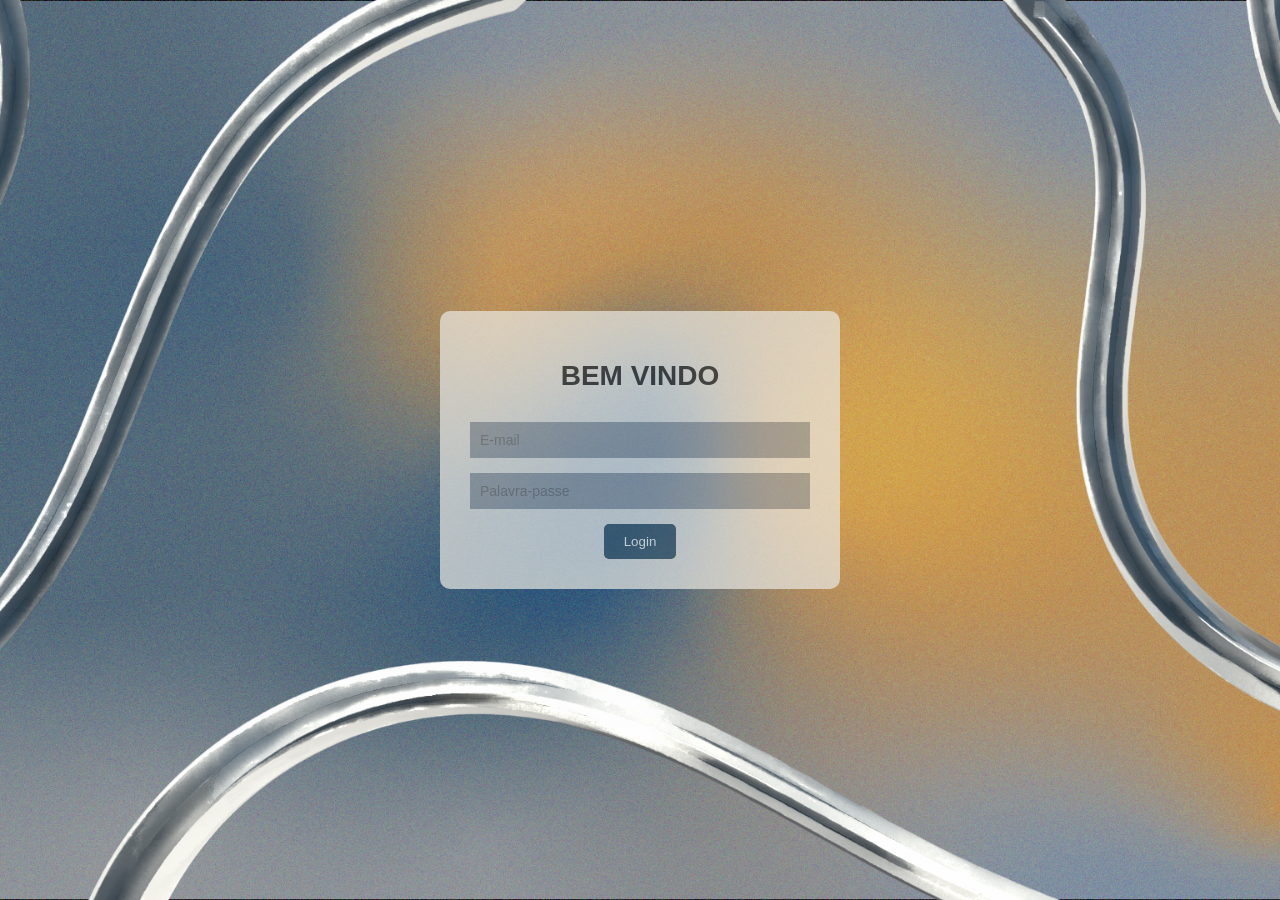
<file: index.html>
<!DOCTYPE html>
<html lang="pt">
<head>
  <meta charset="UTF-8" />
  <title>Login</title>
  <link rel="stylesheet" href="styles/index.css" />
</head>
<body>

  <form method="POST" action="scripts/login.php" class="login-box" id="loginForm">
    <h1>BEM VINDO</h1>
    <input type="text" name="email" placeholder="E-mail" />
    <div class="password-container">
      <input type="password" name="password" placeholder="Palavra-passe" />
      <div class="eye"></div>
    </div>
    <button type="submit">Login</button>
  </form>

  <script src="scripts/valida_login.js"></script>
</body>
</html>
</file>
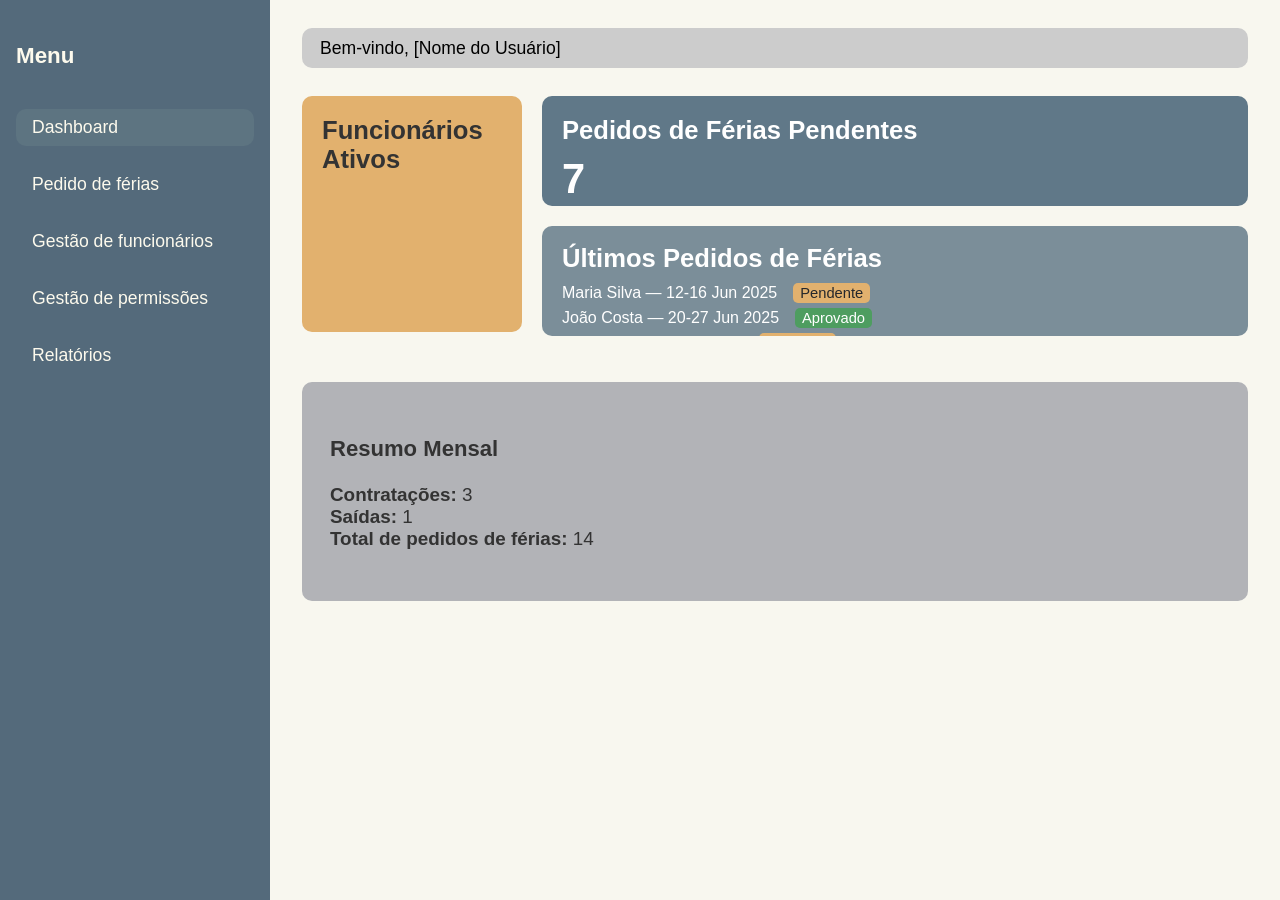
<file: dashboard.html>
<!DOCTYPE html>
<html lang="pt">
<head>
  <meta charset="UTF-8" />
  <meta name="viewport" content="width=device-width, initial-scale=1.0" />
  <title>Gestão de RH - Dashboard</title>
  <link rel="stylesheet" href="styles/dashboard.css" />
</head>
<body>
  <div class="dashboard-layout">
    <!-- Sidebar -->
    <nav class="sidebar">
      <h2>Menu</h2>
      <ul>
        <li><a href="dashboard.html" class="active">Dashboard</a></li>
        <li><a href="ferias.html">Pedido de férias</a></li>
        <li><a href="funcionarios.php">Gestão de funcionários</a></li>
        <li><a href="permissoes.html">Gestão de permissões</a></li>
        <li><a href="relatorios.html">Relatórios</a></li>
      </ul>
    </nav>

    <!-- Main Content -->
    <main class="main-content">
      <!-- Header (matches top bar in image) -->
      <header class="header-bar">
        <span>Bem-vindo, [Nome do Usuário]</span>
      </header>

      <div class="dashboard-widgets">
        <!-- Left: Main KPIs/statistics -->
        <section class="kpi-card destaque">
          <h3>Funcionários Ativos</h3>
          <div class="kpi-value" id="kpi-funcionarios"></div>
        </section>
        <section class="kpi-card">
          <h3>Pedidos de Férias Pendentes</h3>
          <div class="kpi-value">7</div>
        </section>
        <section class="kpi-card wide">
          <h3>Últimos Pedidos de Férias</h3>
          <ul class="recent-list">
            <li>Maria Silva — 12-16 Jun 2025 <span class="status pendente">Pendente</span></li>
            <li>João Costa — 20-27 Jun 2025 <span class="status aprovado">Aprovado</span></li>
            <li>Ana Lima — 1-5 Jul 2025 <span class="status pendente">Pendente</span></li>
          </ul>
        </section>
      </div>

      <!-- Large block for chart or report -->
      <section class="dashboard-report">
        <h3>Resumo Mensal</h3>
        <p>
          <strong>Contratações:</strong> 3<br>
          <strong>Saídas:</strong> 1<br>
          <strong>Total de pedidos de férias:</strong> 14
        </p>
        <!-- You can insert a chart or visual summary here -->
      </section>
    </main>
  </div>
  <script src="scripts/dashboard.js"></script>
</body>
</html>
</file>
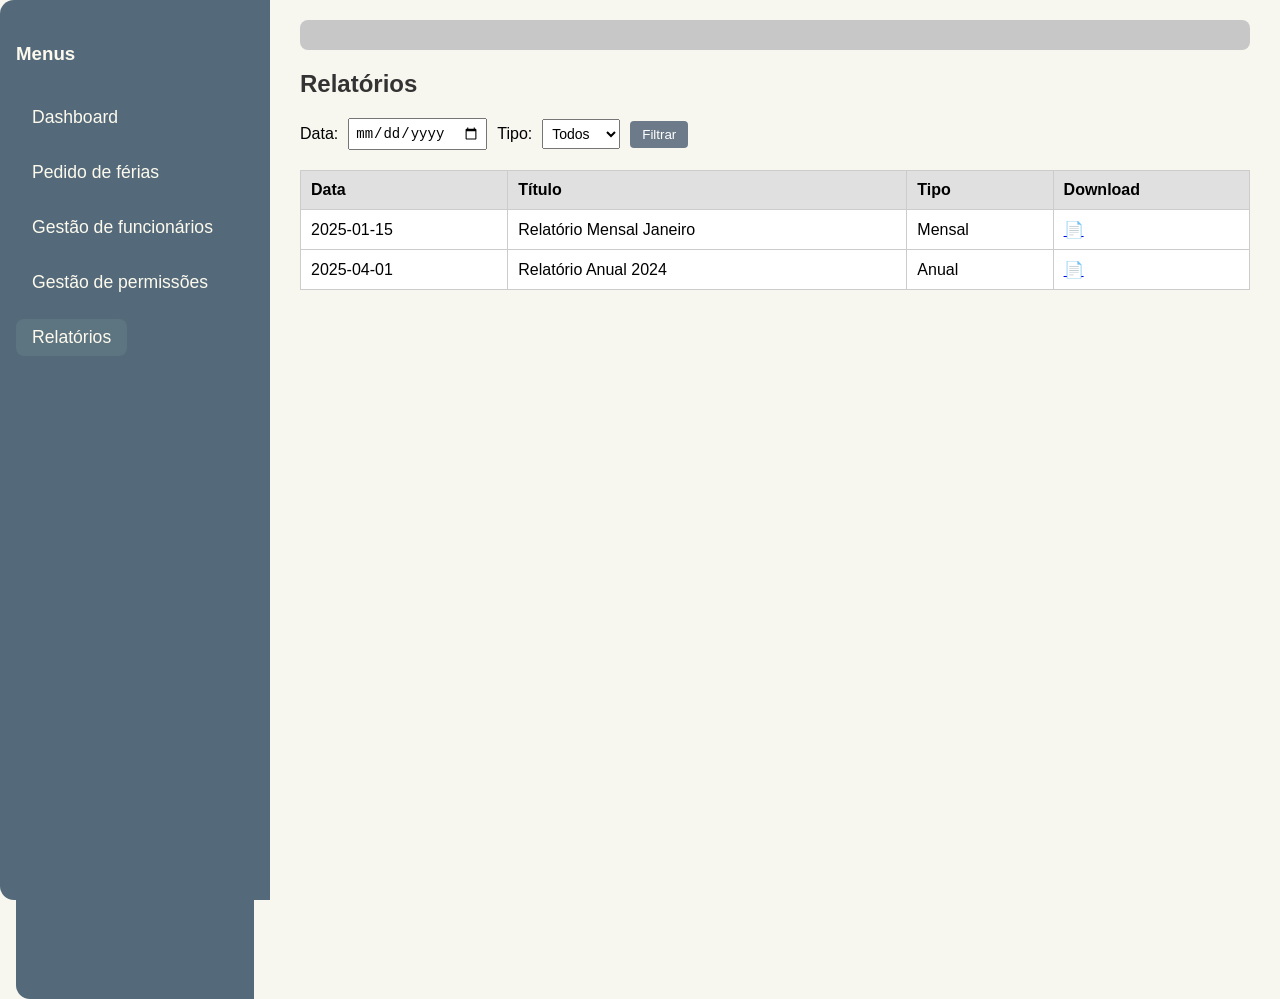
<file: relatorios.html>
<!DOCTYPE html>
<html lang="pt">
<head>
  <meta charset="UTF-8" />
  <meta name="viewport" content="width=device-width, initial-scale=1.0" />
  <title>Relatórios</title>
  <link rel="stylesheet" href="styles/relatorios.css" />
</head>
<body>
  <div class="container">
    <div class="sidebar">
      <h3>Menus</h3>
      <ul class="sidebar">
        <li><a href="dashboard.php">Dashboard</a></li>
        <li><a href="ferias.html">Pedido de férias</a></li>
        <li><a href="funcionarios.php">Gestão de funcionários</a></li>
        <li><a href="permissoes.php">Gestão de permissões</a></li>
        <li><a href="#" class="active">Relatórios</a></li>
      </ul>
    </div>
    <div class="main">
      <div class="header"></div>
      <h1 class="title">Relatórios</h1>
      
      <div class="filtros">
        <label for="data">Data:</label>
        <input type="date" id="data" name="data" />

        <label for="tipo">Tipo:</label>
        <select id="tipo" name="tipo">
          <option value="todos">Todos</option>
          <option value="mensal">Mensal</option>
          <option value="anual">Anual</option>
        </select>

        <button class="botao">Filtrar</button>
      </div>

      <div class="tabela-container">
        <table class="tabela">
          <thead>
            <tr>
              <th>Data</th>
              <th>Título</th>
              <th>Tipo</th>
              <th>Download</th>
            </tr>
          </thead>
          <tbody>
            <tr>
              <td>2025-01-15</td>
              <td>Relatório Mensal Janeiro</td>
              <td>Mensal</td>
              <td><a href="#">📄</a></td>
            </tr>
            <tr>
              <td>2025-04-01</td>
              <td>Relatório Anual 2024</td>
              <td>Anual</td>
              <td><a href="#">📄</a></td>
            </tr>
          </tbody>
        </table>
      </div>
    </div>
  </div>
</body>
</html>
</file>
<file: styles/index.css>
* {
  box-sizing: border-box;
  font-family: Arial, sans-serif;
}

body {
  margin: 0;
  background: url('../images/Login_background.jpg') no-repeat center center fixed;
  background-size: cover;
  display: flex;
  justify-content: center;
  align-items: center;
  height: 100vh;
  position: relative;
}


.login-box {
  background-color: #eae9e3;
  opacity: 0.7;
  padding: 30px;
  border-radius: 10px;
  z-index: 2;
  width: 400px;
  text-align: center;
}

.login-box h1 {
  margin-bottom: 30px;
  font-size: 28px;
  color: #2c2c2c;
}

.login-box input {
  width: 100%;
  padding: 10px;
  margin-bottom: 15px;
  border: none;
  background-color: #9aa0a6;
  color: white;
  font-size: 14px;
}

.password-container {
  position: relative;
}

.password-container input {
  background-color: #9aa0a6;
  padding-right: 40px;
}

.password-container .eye {
  position: absolute;
  right: 10px;
  top: 10px;
  width: 20px;
  height: 20px;
  background-color: #ccc;
  mask: url('https://www.svgrepo.com/show/500199/eye-off.svg') no-repeat center;
  -webkit-mask: url('https://www.svgrepo.com/show/500199/eye-off.svg') no-repeat center;
  mask-size: contain;
  -webkit-mask-size: contain;
}

.login-box button {
  background-color: #3f5b6c;
  color: white;
  border: none;
  padding: 10px 20px;
  border-radius: 5px;
  cursor: pointer;
}
</file>
<file: styles/dashboard.css>
body {
  margin: 0;
  font-family: 'Segoe UI', Tahoma, Geneva, Verdana, sans-serif;
  background: #f8f7ef;
}

.dashboard-layout {
  display: flex;
  min-height: 100vh;
  gap: 0;
}

/* Sidebar */
.sidebar {
  background: #546a7b;
  color: #fdfaed;
  width: 270px;
  padding: 24px 16px;
  min-height: 100vh;
  box-sizing: border-box;
  display: flex;
  flex-direction: column;
  align-items: flex-start;
}

.sidebar h2 {
  font-size: 1.4rem;
  margin-bottom: 24px;
}

.sidebar ul {
  list-style: none;
  padding: 0;
  width: 100%;
}

.sidebar li {
  margin-bottom: 20px;
}

.sidebar a {
  color: #fdfaed;
  text-decoration: none;
  font-size: 1.1rem;
  padding: 8px 16px;
  border-radius: 10px;
  transition: background 0.2s;
  display: block;
}

.sidebar a.active,
.sidebar a:hover {
  background: #5d7481;
}

/* Header bar */
.header-bar {
  height: 40px;
  background: #ccc;
  border-radius: 10px;
  display: flex;
  align-items: center;
  padding: 0 18px;
  font-size: 1.1rem;
  margin-bottom: 10px;
}

/* Main Content Layout */
.main-content {
  flex: 1;
  padding: 28px 32px;
  display: flex;
  flex-direction: column;
  gap: 18px;
}

/* Widgets grid */
.dashboard-widgets {
  display: grid;
  grid-template-columns: 220px 1fr;
  grid-template-rows: 110px 110px;
  gap: 20px 20px;
  margin-bottom: 20px;
  align-items: start;
}

/* KPI Cards */
.kpi-card.destaque {
  background: #e2b16e;
  color: #333;
  grid-row: 1 / 3;
  grid-column: 1 / 2;
  height: 236px;
  justify-content: flex-start;
  display: flex;
  flex-direction: column;
  align-items: flex-start;
  border-radius: 10px;
  padding: 20px 20px 20px 20px;
  box-sizing: border-box;
  box-shadow: none;
}

.kpi-card:not(.destaque):not(.wide) {
  background: #607888;
  color: #fff;
  grid-row: 1 / 2;
  grid-column: 2 / 3;
  height: 110px;
  justify-content: flex-start;
  display: flex;
  flex-direction: column;
  align-items: flex-start;
  border-radius: 10px;
  padding: 20px 20px 20px 20px;
  box-sizing: border-box;
  box-shadow: none;
}

.kpi-card.wide {
  position: relative; /* Ensure the card is the positioning context */
  background: #7b8e99;
  color: #fff;
  grid-row: 2 / 3;
  grid-column: 2 / 3;
  height: 110px;
  padding: 18px 18px 12px 20px;
  justify-content: flex-start;
  display: flex;
  flex-direction: column;
  align-items: flex-start;
  overflow-y: auto;
  max-height: 110px;
  border-radius: 10px;
  box-sizing: border-box;
  box-shadow: none;
  position: relative;
  transition: all 0.35s cubic-bezier(.4,2,.6,1);
}

.kpi-card.wide .expand-icon {
  position: absolute;
  top: 12px;
  right: 16px;
  cursor: pointer;
  font-size: 24px;
  color: #434343;
  background: none;
  border: none;
  z-index: 10;
  border-radius: 50%;
  padding: 6px;
  transition: background 0.15s;
  line-height: 1;
}

.kpi-card.wide .expand-icon:hover {
  background: #ecebdd;
}

.kpi-card.wide.expanded {
  position: fixed;
  top: 50%;
  left: 50%;
  transform: translate(-50%, -50%);
  width: 100vw;
  height: 80vh;
  max-width: 900px;
  max-height: 90vh;
  z-index: 1000;
  background: #7b8e99;
  box-shadow: 0 8px 32px rgba(0,0,0,0.18);
  overflow-y: auto;
  padding: 38px 38px 32px 38px;
  border-radius: 10px;
}

.kpi-card h3 {
  margin: 0 0 10px 0;
  font-size: 1.6rem;
  font-weight: 600;
}

.kpi-value {
  font-size: 2.6rem;
  font-weight: 600;
  margin-bottom: 0;
}

.recent-list {
  margin: 0;
  padding: 0;
  list-style: none;
  font-size: 1rem;
}

.recent-list li {
  margin-bottom: 5px;
  display: flex;
  align-items: center;
  gap: 8px;
}

.status {
  font-size: 0.92rem;
  border-radius: 5px;
  padding: 2px 7px;
  margin-left: 8px;
  color: #fff;
}

.status.pendente { background: #e2b16e; color: #25272b;}
.status.aprovado { background: #4e9d60; }
.status.rejeitado { background: #da5355; }

/* Big report block */
.dashboard-report {
  background: #b2b3b7; 
  border-radius: 10px;
  padding: 32px 28px;
  color: #333;
  font-size: 1.18rem;
  margin-top: 8px;
  min-height: 200px;
  box-sizing: border-box;
}

/* Responsive adjustments */
@media (max-width: 900px) {
  .dashboard-widgets {
    grid-template-columns: 1fr;
    grid-template-rows: auto;
    gap: 16px 0;
  }
  .kpi-card, .kpi-card.destaque, .kpi-card.wide {
    grid-row: unset !important;
    grid-column: unset !important;
    width: 100%;
    height: unset;
    max-height: unset;
  }
  .kpi-card.wide.expanded {
    width: 96vw;
    height: 76vh;
    left: 2vw;
    transform: none;
    padding: 22px 10px 22px 10px;
  }
}

  .sidebar button#toggleInfoBtn {
  background: none;
  border: none;
  color: #fdfaed;
  text-decoration: none;
  font-size: 1.1rem;
  padding: 8px 16px;
  border-radius: 8px;
  transition: background 0.2s;
  display: block;
  text-align: left;
  width: 100%;
  cursor: pointer;
}

.sidebar button#toggleInfoBtn:hover,
.sidebar button#toggleInfoBtn.active {
  background: #5d7481;
}

#projectInfo {
  margin: 20px 0;
  padding: 15px;
  border: 1px solid #ccc;
  background: #f9f9f9;
  border-radius: 8px;
}
</file>
<file: styles/relatorios.css>
body {
  margin: 0;
  font-family: 'Segoe UI', Tahoma, Geneva, Verdana, sans-serif;
  background-color: #f8f7ef;
}

.container {
  display: flex;
  height: 100vh;
}

/* Sidebar */
.sidebar {
  background: #546a7b;
  color: #fdfaed;
  width: 270px;
  border-radius: 14px 0 0 14px;
  padding: 24px 16px;
  min-height: 100vh;
  box-sizing: border-box;
  display: flex;
  flex-direction: column;
  align-items: flex-start;
}

.sidebar h2 {
  font-size: 1.4rem;
  margin-bottom: 24px;
}

.sidebar ul {
  list-style: none;
  padding: 0;
  width: 100%;
}

.sidebar li {
  margin-bottom: 18px;
}

.sidebar a {
  color: #fdfaed;
  text-decoration: none;
  font-size: 1.1rem;
  padding: 8px 16px;
  border-radius: 8px;
  transition: background 0.2s;
  display: block;
}

.sidebar a.active,
.sidebar a:hover {
  background: #5d7481;
}

.main {
  flex: 1;
  padding: 20px 30px;
}

.header {
  background-color: #c8c7c7;
  height: 30px;
  border-radius: 8px;
  margin-bottom: 20px;
}

.title {
  font-size: 24px;
  color: #333;
  margin-bottom: 20px;
}

.filtros {
  margin-bottom: 20px;
  display: flex;
  align-items: center;
  gap: 10px;
}

.filtros input,
.filtros select {
  padding: 5px;
  font-size: 14px;
}

.botao {
  background-color: #6c7a89;
  color: white;
  border: none;
  padding: 6px 12px;
  border-radius: 4px;
  cursor: pointer;
}

.botao:hover {
  background-color: #5a6a78;
}

.tabela-container {
  overflow-x: auto;
}

.tabela {
  width: 100%;
  border-collapse: collapse;
  background-color: white;
}

.tabela th,
.tabela td {
  padding: 10px;
  border: 1px solid #ccc;
  text-align: left;
}

.tabela th {
  background-color: #e0e0e0;
}
</file>
